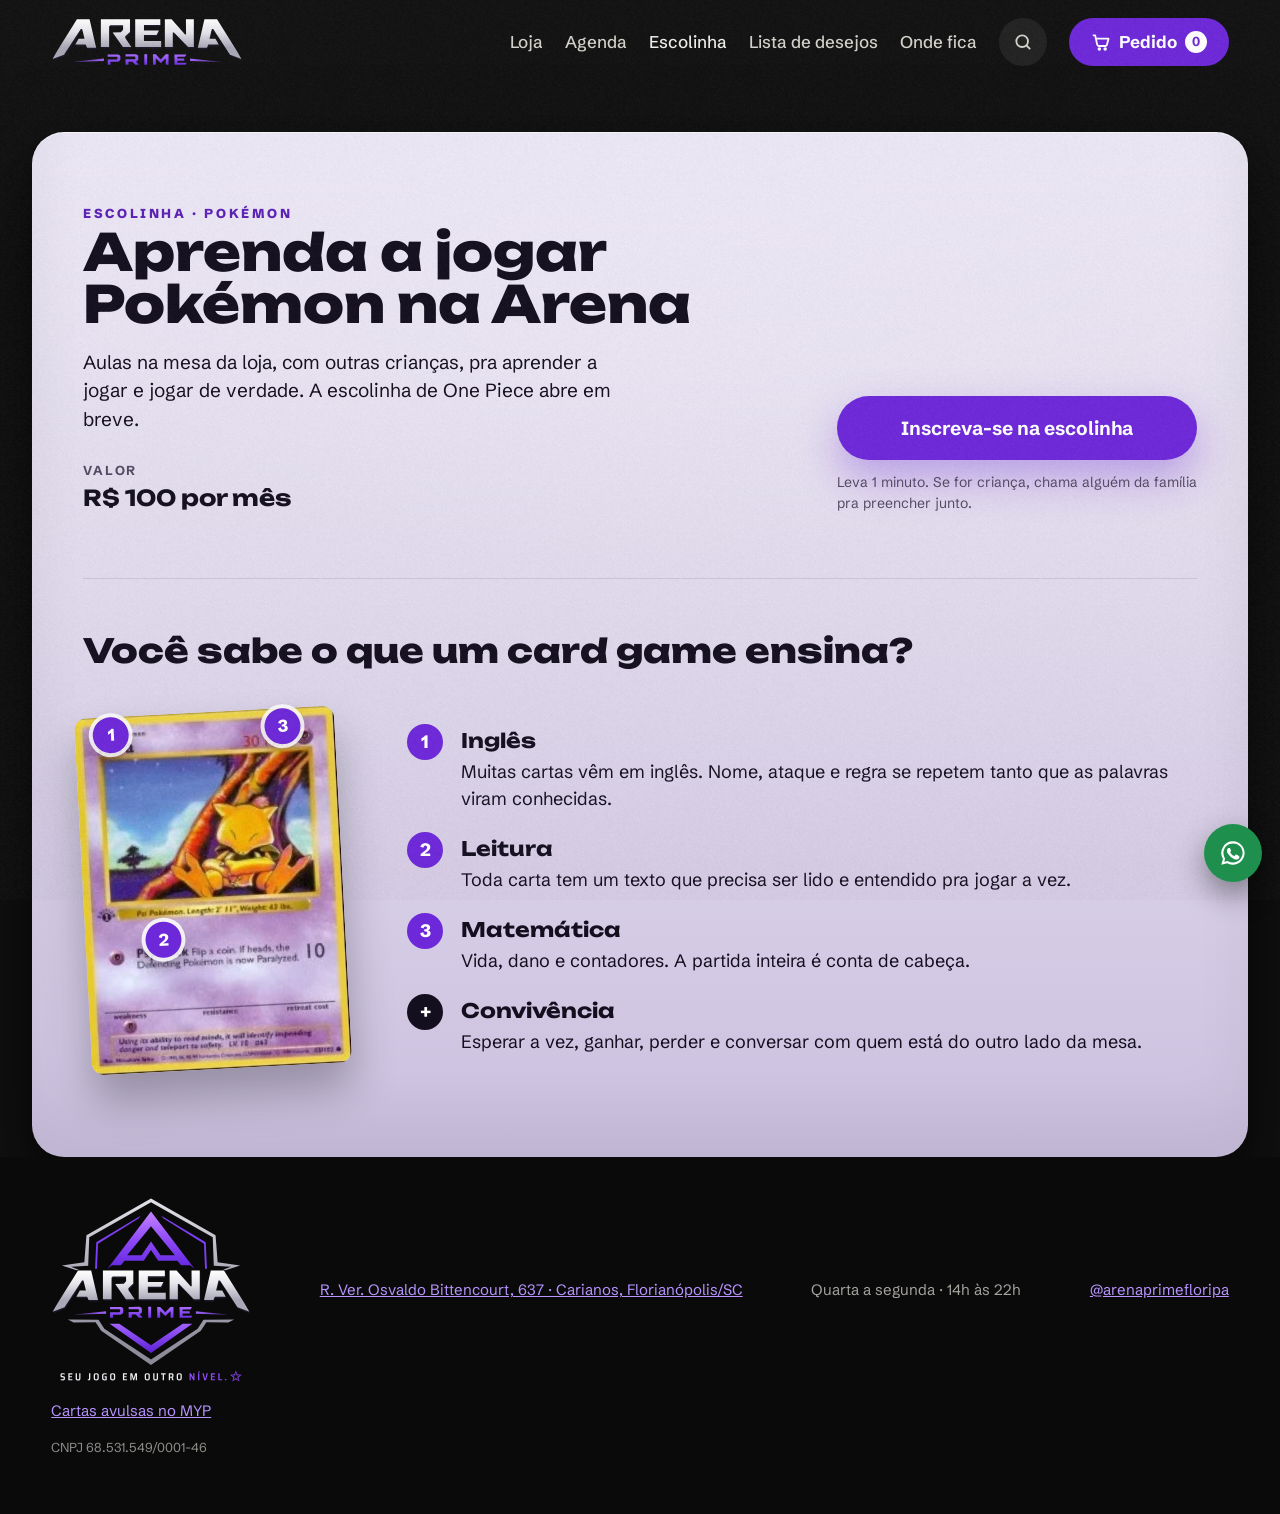
<file: escolinha.html>
<!doctype html>
<html lang="pt-BR">
<head>
<meta charset="utf-8">
<meta name="viewport" content="width=device-width, initial-scale=1">
<title>Escolinha de Pokémon · Arena Prime</title>
<meta name="description" content="Escolinha de Pokémon na Arena Prime, em Florianópolis: aulas na mesa da loja pra crianças aprenderem a jogar. R$ 100 por mês.">
<link rel="canonical" href="https://www.arenaprimefloripa.com.br/escolinha.html">
<meta property="og:url" content="https://www.arenaprimefloripa.com.br/escolinha.html">
<meta property="og:type" content="website">
<meta property="og:title" content="Escolinha de Pokémon · Arena Prime">
<meta property="og:description" content="Aulas na mesa da loja pra crianças aprenderem a jogar Pokémon.">
<meta property="og:image" content="https://www.arenaprimefloripa.com.br/assets/img/og.jpg">
<meta property="og:image:width" content="1200">
<meta property="og:image:height" content="630">
<meta name="theme-color" content="#111111">
<link rel="preconnect" href="https://fonts.googleapis.com"><link rel="preconnect" href="https://fonts.gstatic.com" crossorigin>
<link href="https://fonts.googleapis.com/css2?family=Unbounded:wght@600;700;800&family=Schibsted+Grotesk:wght@400;500;600;700;800&display=swap" rel="stylesheet">
<link rel="icon" href="assets/icon.svg" type="image/svg+xml">
<link rel="apple-touch-icon" href="assets/icon-180.png">
<link rel="stylesheet" href="assets/arena.css?v=20261109b">
</head>
<body>
<div id="hdr"></div>
<main id="conteudo" class="esc-page">
  <section class="band esc-band esc-solo" id="escolinha" aria-labelledby="esc-t">
    <div class="panel light esc">
      <div class="esc-top">
        <div class="esc-intro">
          <p class="tag" style="margin-top:0">ESCOLINHA · POKÉMON</p>
          <h2 id="esc-t">Aprenda a jogar Pokémon na Arena</h2>
          <p class="esc-sum">Aulas na mesa da loja, com outras crianças, pra aprender a jogar e jogar de verdade. A escolinha de One Piece abre em breve.</p>
          <ul class="esc-facts">
            <li><span>Valor</span><b>R$ 100 por mês</b></li>
          </ul>
        </div>
        <div class="esc-cta">
          <button type="button" class="btn btn-accent esc-btn" id="esc-open" aria-expanded="false" aria-controls="matricula">Inscreva-se na escolinha</button>
          <p class="note">Leva 1 minuto. Se for criança, chama alguém da família pra preencher junto.</p>
        </div>
      </div>

      <form class="mat" id="matricula" novalidate hidden aria-labelledby="mat-t">
        <h3 id="mat-t">Inscrição na escolinha</h3>
        <p class="note" style="margin:-6px 0 18px">A inscrição chega pra loja e fica pendente até ela confirmar com vocês pelo WhatsApp.</p>
        <div class="mat-grid">
          <label class="field">Nome de quem vai participar (obrigatório)
            <input class="input" name="aluno" autocomplete="off" required aria-describedby="m-e-aluno"></label>
          <label class="field">Idade (obrigatório)
            <input class="input" name="idade" type="number" min="3" max="99" inputmode="numeric" required aria-describedby="m-e-idade"></label>
          <p class="err" id="m-e-aluno" hidden>Escreve o nome de quem vai participar.</p>
          <p class="err" id="m-e-idade" hidden>Escreve a idade em número, tipo 9.</p>
          <label class="field">Nome do responsável (obrigatório)
            <input class="input" name="responsavel" autocomplete="name" required aria-describedby="m-e-resp"></label>
          <label class="field">WhatsApp do responsável (obrigatório)
            <input class="input" name="whatsapp" type="tel" inputmode="tel" autocomplete="tel" placeholder="(48) 99999-9999" required aria-describedby="m-e-wa"></label>
          <p class="err" id="m-e-resp" hidden>Escreve o nome de quem é responsável.</p>
          <p class="err" id="m-e-wa" hidden>Escreve o WhatsApp com DDD, tipo 48 99999-9999.</p>
          <fieldset class="full" style="border:0;padding:0;margin:0"><legend class="field" style="margin-bottom:8px">Qual escolinha</legend>
            <div class="seg"><label><input type="radio" name="jogo" value="pokemon" checked> Pokémon</label><label aria-disabled="true" style="opacity:.6"><input type="radio" name="jogo" value="onepiece" disabled> One Piece (em breve)</label></div>
          </fieldset>
          <label class="field full">Quer contar alguma coisa? <small>Opcional</small>
            <textarea class="input" name="obs" maxlength="500"></textarea></label>
          <label class="hp" aria-hidden="true">Site<input name="site" tabindex="-1" autocomplete="off"></label>
        </div>
        <p class="note">Os dados ficam só com a Arena, pra combinar a escolinha.</p>
        <button type="submit" class="btn btn-accent" style="margin-top:12px">Enviar inscrição</button>
        <p id="mat-ok" class="ok-msg" role="status" aria-live="polite"></p>
      </form>

      <div class="esc-learn">
        <h3>Você sabe o que um card game ensina?</h3>
        <div class="esc-grid">
          <figure class="esc-card" aria-label="Carta do Abra com três pontos marcados: o nome, o texto do ataque e os números de vida e dano">
            <img src="assets/img/abra.webp" alt="">
            <span class="pin" style="left:14%;top:5%">1</span>
            <span class="pin" style="left:30%;top:63%">2</span>
            <span class="pin" style="left:80%;top:5%">3</span>
          </figure>
          <ol class="esc-list">
            <li><b>Inglês</b> Muitas cartas vêm em inglês. Nome, ataque e regra se repetem tanto que as palavras viram conhecidas.</li>
            <li><b>Leitura</b> Toda carta tem um texto que precisa ser lido e entendido pra jogar a vez.</li>
            <li><b>Matemática</b> Vida, dano e contadores. A partida inteira é conta de cabeça.</li>
            <li class="no-pin"><b>Convivência</b> Esperar a vez, ganhar, perder e conversar com quem está do outro lado da mesa.</li>
          </ol>
        </div>
      </div>
    </div>
  </section>

</main>
<div id="ftr"></div>

<script src="assets/arena.js?v=20261109b"></script>
<script>
(function () {
  mountChrome('escolinha');
  $('#esc-open').addEventListener('click', () => {
    const f = $('#matricula'), abre = f.hidden; f.hidden = !abre; $('#esc-open').setAttribute('aria-expanded', abre);
    if (abre) f.aluno.focus();
  });
  ['#matricula'].forEach((sel) => $(sel).addEventListener('input', (e) => { const d = e.target.getAttribute('aria-describedby'); if (d && $('#' + d)) { $('#' + d).hidden = true; e.target.removeAttribute('aria-invalid'); } }));
  $('#matricula').addEventListener('submit', async (e) => {
    e.preventDefault(); const f = e.target;
    if (f.site.value) return;
    const v = { aluno: f.aluno.value.trim(), idade: parseInt(f.idade.value, 10), responsavel: f.responsavel.value.trim(), whatsapp: f.whatsapp.value.replace(/\D/g, ''), jogo: f.jogo.value, obs: f.obs.value.trim() };
    const ok = { aluno: !!v.aluno, idade: v.idade >= 3 && v.idade <= 99, resp: !!v.responsavel, wa: v.whatsapp.length >= 10 && v.whatsapp.length <= 13 };
    [['aluno', 'm-e-aluno', ok.aluno], ['idade', 'm-e-idade', ok.idade], ['responsavel', 'm-e-resp', ok.resp], ['whatsapp', 'm-e-wa', ok.wa]].forEach(([n, id, g]) => { $('#' + id).hidden = g; f[n].setAttribute('aria-invalid', !g); });
    const first = ['aluno', 'idade', 'responsavel', 'whatsapp'].find((n, i) => !Object.values(ok)[i]);
    if (first) { f[first].focus(); return; }
    if (!podeEnviar('matricula', 60)) { $('#mat-ok').textContent = 'Inscrição já enviada. Se precisar mudar algo, chama a loja no WhatsApp.'; return; }
    const msg = `Oi, Arena Prime! Fiz a inscrição na escolinha de Pokémon pelo site.\n\nQuem vai participar: ${v.aluno}, ${v.idade} anos\nResponsável: ${v.responsavel}\nWhatsApp: ${f.whatsapp.value.trim()}${v.obs ? '\nObservação: ' + v.obs : ''}`;
    const win = window.open('', '_blank');
    try { await DB.novaMatricula(v); } catch (err) { /* a mensagem do WhatsApp ainda leva a inscrição */ }
    if (win) win.location = waLink(msg); else location.href = waLink(msg);
    $('#mat-ok').textContent = 'Inscrição enviada! A loja confirma com vocês pelo WhatsApp.'; f.reset();
  });
})();
</script>
</body>
</html>
</file>
<file: assets/arena.css>
/* Arena Prime · base visual (direção D · Fichário · cor 3 faixa lavanda)
   Mapa: tokens · base · header · hero · faixa elevada · prateleira · agenda · escolinha · formulários · loja · produto · carrinho · rodapé · utilidades */

:root{
  --bg:#111111; --bg-2:#0A0A0A; --surface:#222222; --row-conf:#1E1E1F; --badge-off:#262626;
  --ink:#F2F0EC; --soft:#D6D3CD; --muted:#A5A39E; --dim:#6B6964;
  --accent:#6D28D9; --on-accent:#FFFFFF; --accent-text:#B794FF; --accent-light:#5B21B6;
  --light:#E2DBEE; --light-top:#EEE9F6; --light-bottom:#CBC0DF; --light-ink:#140F1F; --light-muted:#524A62; --field:#F3EFF9; --border:#C7BBDD;
  --radius:22px; --wrap:1320px; --gut:clamp(16px,4vw,56px);
  --f-disp:'Unbounded',system-ui,sans-serif; --f-body:'Schibsted Grotesk',system-ui,sans-serif;
}

/* base */
*,*::before,*::after{box-sizing:border-box}
[hidden]{display:none!important}
html{-webkit-text-size-adjust:100%}
body{margin:0;background:var(--bg);color:var(--ink);font-family:var(--f-body);font-size:17px;line-height:1.5;position:relative;min-height:100vh;min-height:100svh}
body::before{content:"";position:fixed;inset:0;background:url(img/grain.webp) repeat;background-size:180px;opacity:.03;pointer-events:none;z-index:50;mix-blend-mode:normal}
img{max-width:100%;display:block}
a{color:var(--accent-text)}
a:hover{color:#D3BCFF}
button{font:inherit;cursor:pointer}
:focus-visible{outline:3px solid #B794FF;outline-offset:3px;border-radius:6px}
.light :focus-visible{outline-color:var(--accent)}
.u{font-family:var(--f-disp)}
.wrap{max-width:var(--wrap);margin:0 auto;padding:0 var(--gut)}
.sr{position:absolute!important;width:1px;height:1px;overflow:hidden;clip:rect(0 0 0 0);white-space:nowrap}
.eyebrow{margin:0 0 14px;font-size:14px;letter-spacing:.22em;color:var(--muted);font-weight:600;text-transform:uppercase}
.skip{position:absolute;left:12px;top:-60px;background:var(--ink);color:var(--bg);padding:10px 16px;border-radius:10px;z-index:100;font-weight:700}
.skip:focus{top:12px}

/* header */
.top{position:relative;z-index:5}
.top .wrap{display:flex;flex-wrap:wrap;align-items:center;gap:12px 28px;min-height:84px}
.logo{text-decoration:none;color:var(--ink);font-family:var(--f-disp);font-weight:800;font-size:20px;line-height:1}
.logo span{color:var(--accent-text)}
.logo small{display:block;font-family:var(--f-body);font-size:13px;letter-spacing:.32em;color:var(--muted);font-weight:500;margin-top:6px}
.nav{display:flex;flex-wrap:wrap;align-items:center;gap:0 22px;margin-left:auto}
.nav a{color:var(--soft);text-decoration:none;padding:12px 0;font-weight:500}
.nav a:hover,.nav a[aria-current="page"]{color:var(--ink)}
.icon-btn{width:48px;height:48px;border-radius:50%;border:0;background:var(--surface);color:var(--ink);display:inline-flex;align-items:center;justify-content:center;text-decoration:none}
.btn{display:inline-flex;align-items:center;justify-content:center;gap:8px;min-height:48px;padding:0 22px;border-radius:26px;border:0;font-weight:700;text-decoration:none;line-height:1.2}
.btn-accent{background:var(--accent);color:var(--on-accent)}
.btn-accent:hover{background:#5B21B6;color:#fff}
.btn-ink{background:var(--ink);color:var(--bg)}
.btn-ink:hover{background:#fff;color:var(--bg)}
.btn-dark{background:var(--light-ink);color:#fff}
.cart-count{min-width:22px;height:22px;border-radius:11px;background:#fff;color:var(--accent);font-size:13px;display:inline-flex;align-items:center;justify-content:center;padding:0 6px}
@media (max-width:720px){.nav .hide-sm{display:none}}

/* hero */
.hero{padding:24px 0 88px}
.hero .wrap{display:flex;flex-wrap:wrap;gap:40px;align-items:center}
.games{list-style:none;margin:0;padding:0;flex:999 1 520px;min-width:0}
.game-btn{width:100%;display:flex;align-items:center;gap:18px;background:none;border:0;color:var(--dim);text-align:left;padding:4px 0;min-height:44px}
.game-btn .dot{width:14px;height:14px;border-radius:50%;flex:none}
.game-btn .name{font-family:var(--f-disp);font-weight:800;font-size:clamp(34px,5.8vw,82px);line-height:1.06}
.game-btn[aria-pressed="true"]{color:var(--ink)}
.game-btn[aria-pressed="true"] .dot{background:var(--accent-text)}
.game-btn:hover{color:var(--soft)}
.fan-col{flex:1 1 380px;display:flex;flex-direction:column;align-items:center;gap:26px}
.fan{position:relative;width:400px;max-width:100%;height:360px}
.fan > *{position:absolute;transition:transform .5s cubic-bezier(.2,.7,.2,1),opacity .4s}
.fan .p-img{object-fit:contain;filter:drop-shadow(0 24px 34px rgba(0,0,0,.55))}
.fan-empty{inset:0;display:flex;align-items:center;justify-content:center;color:var(--muted);text-align:center}

/* placeholder de produto sem foto */
.ph{display:flex;flex-direction:column;justify-content:flex-end;gap:2px;padding:12px;color:#F2F0EC;background:linear-gradient(160deg,#3A3A3E,#1C1C1F);box-shadow:0 18px 30px rgba(0,0,0,.3),inset 0 1px 0 rgba(255,255,255,.14);border-radius:8px}
.ph b{font-size:13px;letter-spacing:.16em;opacity:.85}
.ph i{font-style:normal;font-size:13px;opacity:.6}
.ph-box{aspect-ratio:1.35/1;width:82%}
.ph-pack{aspect-ratio:.56/1;width:44%;border-radius:5px}
.ph-etb{aspect-ratio:.92/1;width:66%}
.ph-card{aspect-ratio:63/88;width:66%}

/* faixa elevada */
.band{position:relative;z-index:2;padding:0 clamp(12px,2.5vw,32px);margin-top:-16px}
.panel{max-width:1400px;margin:0 auto;position:relative;color:var(--light-ink);border-radius:32px;padding:72px clamp(20px,4vw,64px) 88px;
  background:radial-gradient(90% 60% at 50% 0%,var(--light-top),rgba(255,255,255,0) 70%),linear-gradient(180deg,var(--light-top) 0%,var(--light) 45%,var(--light-bottom) 100%);
  box-shadow:0 40px 90px rgba(0,0,0,.55),0 10px 24px rgba(0,0,0,.35),inset 0 1px 0 rgba(255,255,255,.7),inset 0 -40px 60px rgba(0,0,0,.06)}
.panel a{color:var(--accent-light)}
.panel-head{display:flex;flex-wrap:wrap;align-items:baseline;justify-content:space-between;gap:12px;margin-bottom:40px}
.panel-head h2{margin:0;font-family:var(--f-disp);font-size:clamp(30px,3.6vw,48px);font-weight:800}

/* prateleira (carrossel) */
.shelf + .shelf{margin-top:56px}
.shelf-head{display:flex;flex-wrap:wrap;align-items:center;justify-content:space-between;gap:12px 24px;margin-bottom:18px}
.shelf-head h3{margin:0;font-size:14px;letter-spacing:.2em;font-weight:800;color:var(--accent-light);text-transform:uppercase}
.shelf-ctrl{display:flex;align-items:center;gap:10px}
.shelf-ctrl a{font-weight:700;color:var(--light-ink);margin-right:10px}
.arrow{width:48px;height:48px;border-radius:50%;display:inline-flex;align-items:center;justify-content:center;border:2px solid var(--light-ink);background:var(--light-ink);color:var(--light)}
.arrow[aria-disabled="true"]{background:transparent;border-color:var(--border);color:#8C80A6;cursor:default}
.track{display:flex;gap:28px;overflow-x:auto;scroll-snap-type:x mandatory;scroll-behavior:smooth;padding:4px 4px 14px;margin:0 -4px;scrollbar-width:none}
.track::-webkit-scrollbar{display:none}
.track > *{scroll-snap-align:start}

/* item de produto (prateleira e loja) */
.item{flex:0 0 260px;display:flex;flex-direction:column;color:var(--light-ink)}
.item.is-card{flex-basis:200px}
.stage{position:relative;aspect-ratio:1/.9;display:flex;align-items:center;justify-content:center;text-decoration:none;
  background:radial-gradient(58% 55% at 50% 46%,rgba(255,255,255,.85),rgba(255,255,255,0) 72%)}
.is-card .stage{aspect-ratio:1/1.18}
.stage::after{content:"";position:absolute;left:22%;right:22%;bottom:6%;height:14px;border-radius:50%;background:rgba(0,0,0,.28);filter:blur(10px)}
.stage img{position:relative;z-index:1;max-width:82%;max-height:84%;object-fit:contain;filter:drop-shadow(0 16px 24px rgba(0,0,0,.25));transition:transform .35s cubic-bezier(.2,.7,.2,1)}
.is-card .stage img{width:66%;border-radius:8px}
.stage .ph{position:relative;z-index:1}
.item:hover .stage img{transform:translateY(-4px) rotate(-1deg)}
.tag{margin:14px 0 2px;font-size:13px;letter-spacing:.14em;font-weight:700;color:var(--light-muted);text-transform:uppercase}
.item h4{margin:0;font-size:18px;font-weight:700;line-height:1.25}
.item h4 a{color:inherit;text-decoration:none}
.item h4 a:hover{text-decoration:underline}
.item-foot{display:flex;flex-wrap:wrap;align-items:center;justify-content:space-between;gap:8px 10px;margin-top:auto;padding-top:10px}
.price{font-family:var(--f-disp);font-size:17px;font-weight:700;white-space:nowrap}
.add{white-space:nowrap;min-height:44px;min-width:44px;padding:0 14px;border-radius:22px;border:0;background:var(--accent);color:#fff;font-weight:600}
.add:hover{background:#5B21B6}
.add[disabled]{background:#9C93AE;cursor:not-allowed}
.stock-low{font-size:13px;color:var(--light-muted);margin:4px 0 0}

/* agenda */
.agenda{padding:88px 0}
.agenda .wrap{display:flex;flex-wrap:wrap;gap:40px 80px}
.agenda h2,.sec-title{margin:0;font-family:var(--f-disp);font-size:clamp(30px,3.4vw,44px);line-height:1.05;font-weight:800}
.ev-list{flex:999 1 560px;list-style:none;margin:0;padding:0;display:flex;flex-direction:column;gap:6px}
.ev{display:flex;flex-wrap:wrap;align-items:center;gap:8px 28px;padding:18px 24px;border-radius:18px}
.ev.ok{background:var(--row-conf)}
.ev .day{font-family:var(--f-disp);font-size:40px;font-weight:800;width:110px;flex:none;color:var(--dim)}
.ev.ok .day{color:var(--accent-text)}
.ev .what{flex:1 1 200px}
.ev .what p{margin:0}
.ev .what .t{font-size:22px;font-weight:700}
.ev .what .w{color:var(--muted)}
.badge{font-size:14px;font-weight:700;padding:8px 14px;border-radius:20px;background:var(--badge-off);color:var(--muted)}
.ev.ok .badge{background:var(--accent);color:#fff}

/* escolinha + desejos */
.duo{padding:24px 0 96px}
.duo .wrap{display:flex;flex-wrap:wrap;gap:56px 80px}
.duo .txt{flex:1 1 420px}
.big-line{margin:0;font-family:var(--f-disp);font-size:clamp(26px,3vw,40px);line-height:1.15;font-weight:700}
.wish{flex:1 1 420px;position:relative;z-index:2;background:linear-gradient(180deg,var(--light-top),var(--light));color:var(--light-ink);border-radius:24px;padding:clamp(24px,3vw,40px);display:flex;flex-direction:column;gap:16px;box-shadow:0 30px 60px rgba(0,0,0,.45),inset 0 1px 0 rgba(255,255,255,.7)}
.wish h2{margin:0;font-family:var(--f-disp);font-size:26px;font-weight:800}

/* formulários */
.field{display:flex;flex-direction:column;gap:8px;font-weight:600}
.field small{font-weight:400;color:var(--light-muted)}
.input{min-height:52px;border-radius:14px;border:2px solid var(--border);background:var(--field);color:var(--light-ink);padding:0 16px;font:inherit;font-weight:400;width:100%}
textarea.input{padding:12px 16px;min-height:96px;resize:vertical}
.input:focus{border-color:var(--accent);outline:none;box-shadow:0 0 0 3px rgba(109,40,217,.25)}
.err{color:#8A1538;font-weight:600;font-size:15px;margin:0}
.ok-msg{color:#1D5C3A;font-weight:600;margin:0}

/* loja */
.page-head{padding:16px 0 40px}
.crumbs{display:flex;flex-wrap:wrap;gap:6px;list-style:none;margin:0 0 14px;padding:0;color:var(--muted);font-size:15px}
.crumbs li+li::before{content:"›";margin-right:6px}
.crumbs a{color:var(--soft)}
.filters{display:flex;flex-wrap:wrap;gap:10px;margin-top:22px}
.chip{min-height:46px;padding:0 18px;border-radius:24px;border:2px solid #3A3A3A;background:transparent;color:var(--ink);font-weight:700}
.chip[aria-pressed="true"]{background:var(--ink);border-color:var(--ink);color:var(--bg)}
.chip-light{border-color:var(--border);color:var(--light-ink)}
.chip-light[aria-pressed="true"]{background:var(--light-ink);border-color:var(--light-ink);color:#fff}
.toolbar{display:flex;flex-wrap:wrap;gap:12px 20px;align-items:flex-end;justify-content:space-between;margin-bottom:36px}
.toolbar .field{flex:1 1 260px;max-width:420px}
.grid{display:grid;grid-template-columns:repeat(auto-fill,minmax(220px,1fr));gap:44px 28px}
.grid .item{flex:none}
.empty{padding:60px 0;text-align:center;color:var(--light-muted)}

/* produto */
.prod{display:flex;flex-wrap:wrap;gap:40px 72px;align-items:center}
.prod .stage{flex:1 1 420px;aspect-ratio:1/1}
.prod .stage img{max-width:70%}
.prod-info{flex:1 1 360px}
.prod-info h1{margin:0;font-family:var(--f-disp);font-size:clamp(30px,4vw,52px);line-height:1.05;font-weight:800}
.specs{display:flex;flex-wrap:wrap;gap:8px;margin:18px 0 0;padding:0;list-style:none}
.specs li{padding:8px 14px;border-radius:20px;background:rgba(20,15,31,.07);font-weight:600;font-size:15px}
.big-price{font-family:var(--f-disp);font-size:clamp(30px,3.4vw,40px);font-weight:800;margin:26px 0 6px}
.qty{display:inline-flex;align-items:center;border:2px solid var(--border);border-radius:26px;overflow:hidden}
.qty button{width:48px;height:48px;border:0;background:transparent;font-size:22px;color:var(--light-ink)}
.qty output{min-width:40px;text-align:center;font-weight:700}
.buy-row{display:flex;flex-wrap:wrap;gap:12px;align-items:center;margin-top:20px}

/* carrinho */
.drawer-bg{position:fixed;inset:0;background:rgba(0,0,0,.6);z-index:60}
.drawer{position:fixed;top:0;right:0;bottom:0;width:min(440px,100%);background:var(--light);color:var(--light-ink);z-index:61;display:flex;flex-direction:column;box-shadow:-30px 0 60px rgba(0,0,0,.5)}
.drawer header{display:flex;align-items:center;justify-content:space-between;padding:22px 24px;border-bottom:1px solid var(--border)}
.drawer h2{margin:0;font-family:var(--f-disp);font-size:24px}
.drawer .body{flex:1;overflow:auto;padding:12px 24px}
.line{display:flex;gap:14px;align-items:center;padding:14px 0}
.line + .line{border-top:1px solid rgba(20,15,31,.1)}
.line .thumb{width:56px;height:64px;flex:none;display:flex;align-items:center;justify-content:center}
.line .thumb img{max-height:64px;object-fit:contain}
.line .thumb .ph{width:48px;height:56px;padding:4px}
.line .nm{flex:1;min-width:0}
.line .nm p{margin:0}
.line .nm .s{color:var(--light-muted);font-size:14px}
.mini-qty{display:flex;align-items:center;gap:4px}
.mini-qty button{width:44px;height:44px;border-radius:50%;border:2px solid var(--border);background:transparent;color:var(--light-ink);font-size:18px}
.drawer footer{padding:20px 24px 28px;border-top:1px solid var(--border);display:flex;flex-direction:column;gap:12px}
.total{display:flex;justify-content:space-between;font-weight:700;font-size:19px}
.note{font-size:14px;color:var(--light-muted);margin:0}

/* rodapé */
.foot{padding:40px 0 56px;background:var(--bg-2);color:var(--muted);font-size:15px;position:relative;z-index:2}
.foot .wrap{display:flex;flex-wrap:wrap;gap:16px 48px;justify-content:space-between;align-items:center}
.wa-float{position:fixed;right:18px;bottom:18px;width:58px;height:58px;border-radius:50%;background:#1F8F4E;color:#fff;display:flex;align-items:center;justify-content:center;z-index:55;box-shadow:0 12px 30px rgba(0,0,0,.4)}
.wa-float:hover{color:#fff;background:#187A41}

.toast{position:fixed;left:50%;bottom:24px;transform:translateX(-50%);background:var(--ink);color:var(--bg);padding:14px 20px;border-radius:14px;font-weight:700;z-index:70;box-shadow:0 12px 30px rgba(0,0,0,.4)}

@media (max-width:600px){
  .hero{padding-bottom:64px}
  .fan{zoom:.8}
  .top .wrap{min-height:72px}
  .panel{padding-top:48px;border-radius:24px}
  .item{flex-basis:220px}.item.is-card{flex-basis:170px}
  .ev{padding:16px}.ev .day{font-size:30px;width:80px}
}
@media (prefers-reduced-motion:reduce){*{transition:none!important;scroll-behavior:auto!important;animation:none!important}}

/* ajustes de botão dentro da faixa clara */
.panel .btn-dark,.btn-dark{color:#fff}
.panel .btn-accent{color:#fff}
.prod .stage{aspect-ratio:1/.9}
.prod .stage img{width:min(62%,340px);max-width:none}
.grid .item .stage,.grid .item.is-card .stage{aspect-ratio:1/1.1}

/* painel admin */
.adm{background:#ECE8F3;color:var(--light-ink);min-height:100vh}
body.adm::before{display:none}
.adm a{color:var(--accent-light)}
.adm-top{background:var(--bg);color:var(--ink)}
.adm-top .wrap{display:flex;flex-wrap:wrap;align-items:center;gap:10px 24px;min-height:72px}
.tabs{display:flex;flex-wrap:wrap;gap:4px}
.tab{min-height:44px;padding:0 16px;border-radius:22px;border:0;background:transparent;color:var(--soft);font-weight:600}
.tab[aria-selected="true"]{background:var(--ink);color:var(--bg)}
.adm main{padding:32px 0 80px}
.adm h1{font-family:var(--f-disp);font-size:clamp(26px,3vw,36px);margin:0}
.adm-bar{display:flex;flex-wrap:wrap;gap:12px 16px;align-items:flex-end;justify-content:space-between;margin:20px 0 24px}
.rows{display:flex;flex-direction:column;gap:8px}
.row{display:flex;flex-wrap:wrap;align-items:center;gap:12px 18px;background:#fff;border-radius:16px;padding:12px 16px}
.row .th{width:52px;height:60px;display:flex;align-items:center;justify-content:center;flex:none}
.row .th img{max-height:60px;object-fit:contain}
.row .th .ph{width:46px;height:56px;padding:4px}
.row .th .ph b,.row .th .ph i{display:none}
.row .nm{flex:1 1 220px;min-width:0}
.row .nm p{margin:0}
.row .nm .s{color:var(--light-muted);font-size:14px}
.pill{font-size:13px;font-weight:700;padding:5px 10px;border-radius:14px;background:#EFEAF7;color:var(--light-muted)}
.pill.on{background:var(--accent);color:#fff}
.stepper{display:inline-flex;align-items:center;gap:4px}
.stepper button{width:44px;height:44px;border-radius:50%;border:2px solid var(--border);background:#fff;color:var(--light-ink);font-size:18px}
.stepper b{min-width:34px;text-align:center}
.btn-ghost{background:transparent;border:2px solid var(--border);color:var(--light-ink)}
.btn-danger{background:#8A1538;color:#fff}
.form-card{background:#fff;border-radius:22px;padding:clamp(18px,3vw,32px);display:grid;grid-template-columns:repeat(2,minmax(0,1fr));gap:16px 20px}
.form-card .full{grid-column:1/-1}
@media (max-width:640px){.form-card{grid-template-columns:1fr}}
.check{display:flex;align-items:center;gap:12px;font-weight:600;min-height:44px}
.check input{width:24px;height:24px;accent-color:var(--accent)}
.seg{display:inline-flex;gap:6px;flex-wrap:wrap}
.seg label{display:inline-flex;align-items:center;gap:8px;min-height:46px;padding:0 16px;border-radius:24px;border:2px solid var(--border);font-weight:700;cursor:pointer;background:#fff}
.seg input{accent-color:var(--accent);width:18px;height:18px}
.seg label:has(input:checked){border-color:var(--accent);background:#F1EBFC}
.preview{width:140px;height:160px;display:flex;align-items:center;justify-content:center;border-radius:14px;background:#F3EFF9}
.preview img{max-width:120px;max-height:150px;object-fit:contain}
.demo-note{background:#FFF4D6;color:#5C4400;padding:12px 16px;border-radius:14px;font-weight:600;margin:0 0 20px}
.login{max-width:440px;margin:10vh auto;padding:0 16px}
@media (max-width:600px){
  .grid{grid-template-columns:repeat(2,minmax(0,1fr));gap:32px 14px}
  .grid .item h4{font-size:16px}.grid .tag{font-size:13px}
  .grid .item-foot{flex-direction:column;align-items:flex-start}
  .grid .add{width:100%}
}

/* primeira tela · destaque por jogo (Topo 4) */
.hero{position:relative;overflow:hidden;padding:32px 0 96px}
.hero-glow{position:absolute;right:-220px;top:-140px;width:1100px;height:1100px;border-radius:50%;background:radial-gradient(closest-side,rgba(109,40,217,.35),rgba(17,17,17,0));pointer-events:none}
.hero .wrap{position:relative;display:grid;grid-template-columns:minmax(0,5fr) minmax(0,7fr);gap:48px;align-items:center}
.hero .game-btn .name{font-size:clamp(34px,4.6vw,64px)}
.next-ev{margin-top:40px;display:inline-flex;align-items:center;gap:14px;padding:16px 22px;border-radius:18px;background:var(--row-conf);color:var(--ink);text-decoration:none;max-width:440px}
.next-ev:hover{color:var(--ink);background:#262628}
.next-ev .d{font-family:var(--f-disp);font-size:30px;font-weight:800;color:var(--accent-text)}
.next-ev b{display:block}
.next-ev b + span{color:var(--muted)}
.feat{position:relative;border-radius:32px;padding:40px clamp(22px,3.4vw,44px) 32px;color:var(--light-ink);
  background:radial-gradient(90% 60% at 50% 0%,var(--light-top),rgba(255,255,255,0) 70%),linear-gradient(180deg,var(--light-top) 0%,var(--light) 45%,var(--light-bottom) 100%);
  box-shadow:0 40px 90px rgba(0,0,0,.55),inset 0 1px 0 rgba(255,255,255,.7);min-height:420px}
.feat .tag{color:var(--accent-light);letter-spacing:.2em;font-weight:800}
.feat-main{display:flex;flex-wrap:wrap;align-items:center;gap:20px 36px;margin-top:14px}
.feat-stage{flex:0 0 min(300px,100%);aspect-ratio:1/1.05}
.feat-stage img{max-width:72%;max-height:88%}
.feat-stage .ph-box{width:88%}.feat-stage .ph-card{width:70%}
.feat-info{flex:1 1 220px}
.feat-info h2{margin:0;font-family:var(--f-disp);font-size:clamp(28px,2.8vw,38px);line-height:1.05;font-weight:800}
.feat-info h2 a{color:inherit;text-decoration:none}
.feat-info h2 a:hover{text-decoration:underline}
.feat-meta{margin:10px 0 0;color:var(--light-muted)}
.feat .big-price{margin:20px 0 16px}
.feat-more{display:flex;flex-wrap:wrap;align-items:center;gap:12px 18px;margin-top:24px;padding-top:20px;box-shadow:inset 0 1px 0 rgba(20,15,31,.1)}
.feat-more > span{font-weight:700}
.feat-more ul{display:flex;gap:10px;list-style:none;margin:0;padding:0}
.feat-more li a{width:56px;height:68px;display:flex;align-items:center;justify-content:center;border-radius:8px}
.feat-more li img{max-width:52px;max-height:66px;object-fit:contain;border-radius:4px}
.feat-more li .ph{width:52px;height:62px;padding:4px}.feat-more li .ph b,.feat-more li .ph i{display:none}
.feat-all{margin-left:auto;font-weight:700}
.feat-empty{font-size:20px;margin:24px 0}
@keyframes featIn{from{opacity:0;transform:translateX(40px)}to{opacity:1;transform:none}}
.feat.in{animation:featIn .5s cubic-bezier(.2,.7,.2,1) both}
.hero + .band{margin-top:0}
@media (max-width:900px){.hero .wrap{grid-template-columns:1fr;gap:32px}.feat-all{margin-left:0}}
.feat a{color:var(--accent-light)}
.feat .big-price.consulta{font-size:22px;font-family:var(--f-body);font-weight:700;color:var(--light-muted)}
@media (max-width:600px){.feat{padding:28px 20px 24px;border-radius:24px}.feat-stage{flex-basis:100%;max-width:280px;margin:0 auto}}

/* escolinha */
.esc-band{margin:24px 0 0}
.esc-top{display:flex;flex-wrap:wrap;gap:32px 64px;align-items:flex-end;justify-content:space-between}
.esc-intro{flex:1 1 480px;max-width:720px}
.esc .tag{color:var(--accent-light);letter-spacing:.2em;font-weight:800}
.esc h2{margin:0;font-family:var(--f-disp);font-size:clamp(32px,4vw,56px);line-height:1.02;font-weight:800}
.esc-sum{margin:18px 0 0;font-size:19px;max-width:560px}
.esc-facts{display:flex;flex-wrap:wrap;gap:12px 36px;list-style:none;margin:28px 0 0;padding:0}
.esc-facts li{display:flex;flex-direction:column}
.esc-facts span{font-size:13px;letter-spacing:.14em;text-transform:uppercase;font-weight:700;color:var(--light-muted)}
.esc-facts b{font-family:var(--f-disp);font-size:22px}
.esc-cta{flex:0 1 360px;display:flex;flex-direction:column;gap:12px}
.esc-btn{min-height:64px;font-size:19px;border-radius:32px;box-shadow:0 18px 40px rgba(109,40,217,.35)}
.esc-learn{margin-top:64px;padding-top:48px;box-shadow:inset 0 1px 0 rgba(20,15,31,.1)}
.esc-learn h3{margin:0 0 36px;font-family:var(--f-disp);font-size:clamp(24px,2.6vw,34px);font-weight:800}
.esc-grid{display:flex;flex-wrap:wrap;gap:40px 64px;align-items:center}
.esc-card{position:relative;margin:0;flex:0 0 260px;transform:rotate(-3deg)}
.esc-card img{width:100%;border-radius:12px;box-shadow:0 26px 44px rgba(0,0,0,.28)}
.pin{position:absolute;width:36px;height:36px;margin:-18px 0 0 -18px;border-radius:50%;background:var(--accent);color:#fff;font-weight:800;display:flex;align-items:center;justify-content:center;box-shadow:0 0 0 4px rgba(255,255,255,.85),0 8px 16px rgba(0,0,0,.3)}
.esc-list{flex:1 1 380px;list-style:none;counter-reset:e;margin:0;padding:0;display:flex;flex-direction:column;gap:22px}
.esc-list li{counter-increment:e;position:relative;padding-left:54px;font-size:18px}
.esc-list li::before{content:counter(e);position:absolute;left:0;top:-2px;width:36px;height:36px;border-radius:50%;background:var(--accent);color:#fff;font-weight:800;display:flex;align-items:center;justify-content:center}
.esc-list li.no-pin::before{content:"+";background:var(--light-ink)}
.esc-list b{display:block;font-family:var(--f-disp);font-size:20px;margin-bottom:2px}
.wish-sec{padding:96px 0}
.wish-sec .wrap{display:flex;flex-wrap:wrap;gap:40px 80px;align-items:flex-start}
.wish-txt{flex:1 1 340px}
.wish-txt p{margin:16px 0 0;color:var(--soft);font-size:18px;max-width:420px}
@media (max-width:600px){.esc-card{flex-basis:220px;margin:0 auto}.esc-btn{width:100%}}

/* revisão: menu no celular, preço alinhado nos itens */
.nav-links{display:flex;flex-wrap:wrap;gap:0 22px}
@media (max-width:720px){
  .top .wrap{padding-top:10px}
  .nav{width:100%;margin-left:0;justify-content:space-between;gap:8px}
  .nav-links{order:2;width:100%;flex-wrap:nowrap;overflow-x:auto;gap:0 20px;scrollbar-width:none;margin:0 -2px}
  .nav-links::-webkit-scrollbar{display:none}
  .nav-links a{white-space:nowrap}
  .nav .icon-btn{margin-left:auto}
}
.item.is-card .item-foot{flex-direction:column;align-items:stretch}
.item.is-card .add{width:100%}
.qty-badge{position:absolute;right:8%;bottom:10%;z-index:2;padding:5px 10px;border-radius:12px;background:var(--light-ink);color:#fff;font-size:13px;font-weight:700;line-height:1.2}
.stock-low{font-weight:600}
.grid .item .item-foot{flex-direction:column;align-items:stretch}
.grid .item .add{width:100%}
.avisos{background:#FFF4D6;color:#5C4400;border-radius:14px;padding:14px 16px;margin:8px 0 6px;font-size:15px}
.avisos ul{margin:6px 0 0;padding-left:18px}

/* matrícula da escolinha */
.mat{margin-top:40px;background:rgba(255,255,255,.6);border-radius:24px;padding:clamp(20px,3vw,36px)}
.mat h3{margin:0 0 10px;font-family:var(--f-disp);font-size:26px}
.mat-grid{display:grid;grid-template-columns:repeat(2,minmax(0,1fr));gap:14px 20px}
.mat-grid .full{grid-column:1/-1}
.mat-grid .err{margin-top:-6px}
@media (max-width:640px){.mat-grid{grid-template-columns:1fr}}
.hp{position:absolute!important;left:-9999px;width:1px;height:1px;overflow:hidden}
.adm .tabs .tab{padding:0 13px}

/* prateleiras por jogo */
.por-jogo{margin-top:24px}
.por-jogo .panel{padding-top:56px}
.pj-title{margin:0;font-family:var(--f-disp);font-size:clamp(28px,3vw,40px);font-weight:800;color:var(--light-ink)}
.item .item-foot{flex-direction:column;align-items:stretch}
.item .add{width:100%}

/* por jogo em três níveis */
.pj-game + .pj-game{margin-top:88px;padding-top:72px;box-shadow:inset 0 1px 0 rgba(20,15,31,.1)}
.pj-head{display:flex;flex-wrap:wrap;align-items:baseline;justify-content:space-between;gap:10px 24px;margin-bottom:28px}
.pj-head a{font-weight:700}
.pj-title{font-size:clamp(32px,3.6vw,52px)!important}
.pj-top{display:grid;grid-template-columns:minmax(0,6fr) minmax(0,5fr);gap:28px 40px;align-items:stretch}
.pj-top.solo{grid-template-columns:minmax(0,1fr)}
.pj-hero{display:flex;flex-wrap:wrap;align-items:center;gap:16px 32px;background:rgba(255,255,255,.55);border-radius:28px;padding:28px;box-shadow:0 24px 50px rgba(40,10,80,.12),inset 0 1px 0 rgba(255,255,255,.9)}
.pj-hero .stage{flex:1 1 260px;aspect-ratio:1/1;max-width:380px}
.pj-hero .stage .ph-box{width:92%}.pj-hero .stage img{max-width:80%;max-height:90%}
.pj-hero-info{flex:1 1 220px}
.pj-hero h3{margin:0;font-family:var(--f-disp);font-size:clamp(26px,2.6vw,38px);line-height:1.05;font-weight:800}
.pj-hero h3 a{color:inherit;text-decoration:none}
.pj-hero .tag{margin-top:0;color:var(--accent-light);letter-spacing:.2em;font-weight:800}
.pj-hero .big-price{margin:18px 0 14px}
.pj-mid{display:grid;grid-template-columns:repeat(2,minmax(0,1fr));gap:20px 24px;align-content:center}
.pj-mid-item .stage{aspect-ratio:1/.78}
.pj-mid-item .stage .ph-box{width:74%}.pj-mid-item .stage .ph-pack{width:34%}.pj-mid-item .stage .ph-etb{width:52%}
.pj-mid-item .tag{margin-top:8px}
.pj-mid-item h4{margin:0;font-size:16px;font-weight:700;line-height:1.25}
.pj-mid-item h4 a{color:inherit;text-decoration:none}
.pj-mid-foot{display:flex;align-items:center;justify-content:space-between;gap:8px;margin-top:8px}
.pj-mid-foot .price{font-size:15px}
.pj-mid-foot .add{min-height:40px;padding:0 12px;font-size:15px}
.pj-singles{margin-top:40px}
.pj-singles-head{display:flex;align-items:baseline;justify-content:space-between;gap:16px;margin-bottom:14px}
.pj-singles-head h3{margin:0;font-size:14px;letter-spacing:.2em;text-transform:uppercase;color:var(--accent-light)}
.pj-singles-head a{font-weight:700}
.pj-mini-row{display:flex;gap:12px;overflow-x:auto;padding-bottom:8px;scrollbar-width:thin}
.pj-mini{flex:0 0 280px;display:flex;align-items:center;gap:12px;padding:10px 12px;border-radius:16px;background:rgba(255,255,255,.45)}
.pj-mini-img{width:54px;height:74px;flex:none;display:flex;align-items:center;justify-content:center}
.pj-mini-img img{max-height:74px;border-radius:5px;object-fit:contain}
.pj-mini-img .ph{width:52px;height:72px;padding:4px}.pj-mini-img .ph b,.pj-mini-img .ph i{display:none}
.pj-mini > div{flex:1;min-width:0}
.pj-mini h4{margin:0;font-size:16px;font-weight:700;white-space:nowrap;overflow:hidden;text-overflow:ellipsis}
.pj-mini h4 a{color:inherit;text-decoration:none}
.pj-mini-s{margin:0;font-size:13px;color:var(--light-muted);white-space:nowrap;overflow:hidden;text-overflow:ellipsis}
.pj-mini-p{margin:2px 0 0;font-weight:700;font-size:15px}
.pj-mini-add{width:44px;height:44px;flex:none;border-radius:50%;border:0;background:var(--accent);color:#fff;font-size:22px;font-weight:700}
@media (max-width:900px){.pj-top{grid-template-columns:1fr}}
@media (max-width:600px){.pj-hero{padding:18px}.pj-mid{gap:16px 12px}.pj-mid-foot{flex-direction:column;align-items:stretch}}
.big-price.consulta{font-size:22px!important;font-family:var(--f-body);font-weight:700;color:var(--light-muted)}
.pj-top.solo .pj-hero{max-width:760px}

/* produto recortado solto, sem caixa em volta */
.pj-hero{background:none;box-shadow:none;padding:0;gap:8px 40px}
.pj-hero .stage{flex:1 1 320px;max-width:460px;aspect-ratio:1/.92;background:radial-gradient(50% 46% at 50% 52%,rgba(255,255,255,.95),rgba(255,255,255,0) 72%)}
.pj-hero .stage img{max-width:none;max-height:none;width:112%;margin-top:-14%;transform:rotate(-4deg);filter:drop-shadow(0 34px 34px rgba(40,10,80,.35)) drop-shadow(0 8px 10px rgba(0,0,0,.18))}
.pj-hero .stage::after{left:14%;right:14%;bottom:4%;height:24px;filter:blur(14px);background:rgba(40,10,80,.35)}
.pj-hero .stage .qty-badge{right:4%;bottom:12%}
.pj-hero:hover .stage img{transform:rotate(-2deg) translateY(-6px)}
.pj-hero .stage img{transition:transform .45s cubic-bezier(.2,.7,.2,1)}
.feat-stage img{max-width:none!important;max-height:none!important;width:118%;margin:-22% 0 0 -12%;transform:rotate(-4deg);filter:drop-shadow(0 30px 30px rgba(40,10,80,.35))}
.feat-stage .ph{transform:rotate(-4deg)}
.feat-stage::after{bottom:2%}
.pj-head{margin-bottom:56px}
.pj-hero .stage img{margin-top:-4%}
.feat .tag{position:relative;z-index:2}
.feat-stage img{margin:-2% 0 0 -24%;width:122%}
@media (max-width:900px){.feat-stage img{margin:0 0 0 -6%;width:110%}}

/* fotos: recortada (solta) x com fundo (foto arredondada) — tudo contido na placa */
.feat-stage img{margin:0!important;width:auto!important;max-width:86%!important;max-height:88%!important;transform:rotate(-3deg)}
.pj-hero .stage img{margin-top:0;width:auto;max-width:88%;max-height:90%}
.stage img.photo{border-radius:16px;filter:none!important;box-shadow:0 22px 40px rgba(40,10,80,.22),0 4px 10px rgba(0,0,0,.12)}
.is-card .stage img.photo,.stage img.photo[src*="abra"],.stage img.photo[src*="alvida"]{border-radius:8px}
.stage img.cut{border-radius:0;box-shadow:none;filter:drop-shadow(0 26px 26px rgba(40,10,80,.32)) drop-shadow(0 6px 8px rgba(0,0,0,.16))}
.feat-stage img.photo,.pj-hero .stage img.photo{transform:rotate(-2deg)}
.feat-stage img.cut{max-width:98%!important;max-height:96%!important}

/* destaque do topo: imagem em cima, ocupando a largura da placa (12/out) */
.feat-main{flex-direction:column;align-items:stretch;gap:18px}
.feat-stage{flex:none!important;width:100%;max-width:none!important;aspect-ratio:auto!important;height:clamp(240px,26vw,360px);margin:0!important}
.feat-info{flex:none}
/* painel: link com cara de botão roxo e botão "Salvo" apagado (12/out) */
a.btn.btn-accent,a.btn.btn-accent:hover,a.btn.btn-accent:visited{color:#fff}
.btn.btn-accent:disabled{background:transparent;color:var(--light-muted);box-shadow:inset 0 0 0 2px rgba(20,15,31,.12);cursor:default}

/* ---------- seção por jogo em faixas (13/out) ---------- */
.por-jogo{margin-top:72px}
.pjx-head{background:var(--bg)}
.pjx-head .wrap{display:flex;flex-wrap:wrap;align-items:flex-end;justify-content:space-between;gap:12px 32px;padding-top:72px;padding-bottom:32px}
.pjx:first-child .pjx-head .wrap{padding-top:8px}
.pjx-title{margin:0;font-family:var(--f-disp);font-weight:800;font-size:clamp(44px,6vw,84px);line-height:1;letter-spacing:-.02em;color:var(--ink)}
.pjx-ev{margin:14px 0 0;color:var(--muted);font-size:18px}
.pjx-ev b{color:var(--ink)}
.pjx-ev a{color:var(--ink);text-decoration-color:var(--accent-text)}
.pjx-all{font-weight:700;font-size:18px;color:var(--accent-text);text-decoration:none;padding:10px 0}
.pjx-all:hover{text-decoration:underline}
.pjx-main{background:linear-gradient(180deg,var(--light-top) 0%,var(--light) 100%);color:var(--light-ink)}
.pjx-main a{color:var(--light-ink)}
.pjx-grid{display:grid;grid-template-columns:minmax(0,6fr) minmax(0,5fr);gap:40px 64px;align-items:center;padding-top:64px;padding-bottom:64px}
.pjx-grid.n0{grid-template-columns:minmax(0,1fr)}
.pjx-hero .stage{aspect-ratio:auto;height:clamp(260px,30vw,420px);background:none}
.pjx-hero .stage::after{left:24%;right:24%;bottom:2%;height:22px;filter:blur(14px);background:rgba(40,10,80,.28)}
.pjx-hero .stage img{max-width:86%;max-height:92%;transform:rotate(-3deg)}
.pjx-grid.n0 .pjx-hero{display:grid;grid-template-columns:minmax(0,1fr) minmax(0,1fr);gap:24px 64px;align-items:center}
.pjx-hero h3{margin:24px 0 0;font-family:var(--f-disp);font-weight:800;font-size:clamp(30px,3.2vw,46px);line-height:1.04;letter-spacing:-.01em}
.pjx-hero h3 a{text-decoration:none}
.pjx-meta{margin:10px 0 0;color:var(--light-muted);font-size:17px}
.pjx-buy{display:flex;flex-wrap:wrap;align-items:center;gap:14px 24px;margin-top:22px}
.pjx-big{margin:0;font-family:var(--f-disp);font-weight:800;font-size:clamp(34px,3.6vw,52px);line-height:1}
.pjx-big.consulta{font-family:var(--f-body);font-size:24px;font-weight:700;color:var(--light-muted)}
.pjx-mids{display:grid;grid-template-columns:repeat(2,minmax(0,1fr));gap:40px 32px}
.pjx-grid.n1 .pjx-mids{grid-template-columns:minmax(0,1fr);max-width:340px}
.pjx-mid .stage{aspect-ratio:1/.8;background:none}
.pjx-mid .stage img{max-width:80%;max-height:86%}
.pjx-mid h4{margin:14px 0 0;font-size:18px;font-weight:700;line-height:1.25}
.pjx-mid h4 a{text-decoration:none}
.pjx-mid-foot,.pjx-card-foot{display:flex;align-items:center;justify-content:space-between;gap:12px;margin-top:6px}
.pjx-price{font-family:var(--f-disp);font-weight:800;font-size:20px}
.pjx-plus{flex:none;width:48px;height:48px;border-radius:50%;border:0;background:var(--accent);color:#fff;display:inline-flex;align-items:center;justify-content:center;cursor:pointer}
.pjx-plus:hover{background:#5B21B6}
.pjx-cards{background:var(--light-bottom);color:var(--light-ink)}
.pjx-cards a{color:var(--light-ink)}
.pjx-cards .wrap{padding-top:36px;padding-bottom:44px}
.pjx-cards-head{display:flex;align-items:baseline;justify-content:space-between;gap:16px;margin-bottom:18px}
.pjx-cards-head h3{margin:0;font-size:20px;font-weight:700}
.pjx-cards-head a{font-weight:700;color:var(--accent-light)}
.pjx-card-row{display:flex;gap:24px;overflow-x:auto;padding-bottom:10px;scroll-snap-type:x proximity;scrollbar-width:thin}
.pjx-card{flex:0 0 170px;scroll-snap-align:start}
.pjx-card-img{position:relative;display:flex;align-items:center;justify-content:center;aspect-ratio:63/88}
.pjx-card-img img{max-width:100%;max-height:100%;border-radius:8px;box-shadow:0 14px 24px rgba(40,10,80,.22)}
.pjx-card-img .qty-badge{right:6px;bottom:6px;font-size:13px}
.pjx-card h4{margin:12px 0 0;font-size:16px;font-weight:700;line-height:1.25;white-space:nowrap;overflow:hidden;text-overflow:ellipsis}
.pjx-card h4 a{text-decoration:none}
.pjx-card .pjx-price{font-size:16px}
.pjx-card .pjx-plus{width:44px;height:44px}
@media (max-width:900px){.pjx-grid{grid-template-columns:minmax(0,1fr);padding-top:44px;padding-bottom:44px}.pjx-grid.n0 .pjx-hero{grid-template-columns:minmax(0,1fr)}}
@media (max-width:600px){.pjx-mids{gap:28px 16px}.pjx-mid h4{font-size:16px}.pjx-price{font-size:17px}.pjx-card{flex-basis:140px}.pjx-ev{font-size:16px}}
.pjx-card .pjx-price{white-space:nowrap;font-size:15px}
.pjx-cards-head a{white-space:nowrap}

/* logo (13/out) */
.logo img{display:block;height:48px;width:auto}
.foot-logo{display:block;width:200px;height:auto}
@media (max-width:720px){.logo img{height:34px}}
/* menu do celular: os 4 itens cabem inteiros */
@media (max-width:440px){.nav-links{justify-content:space-between;gap:0 12px}.nav-links a{font-size:16px}}
.foot-cnpj{flex-basis:100%;font-size:13px;opacity:.85}
/* produto sem foto: o desenho de espera nunca passa do palco */
.feat-stage .ph,.pjx-main .stage .ph,.pjx-mid .stage .ph{height:86%;width:auto!important;max-width:86%;transform:rotate(-3deg)}
.hero .game-btn .name{font-size:clamp(30px,4.1vw,58px);overflow-wrap:anywhere}
/* produto sem foto: placa clara, não parece imagem quebrada */
.ph{background:linear-gradient(160deg,#D8CEEA,#B9AAD6);color:#3E3356;box-shadow:0 14px 26px rgba(40,10,80,.14),inset 0 1px 0 rgba(255,255,255,.6)}
.ph i{opacity:.75}
.item .stage img{position:absolute;inset:0;margin:auto}
/* "Quero jogar" é link com cara de botão: vence a cor e o sublinhado dos links do painel claro */
a.add,.panel a.add,.light a.add{display:inline-flex;align-items:center;justify-content:center;color:#fff;text-decoration:none;font-weight:600}
a.add:hover,.panel a.add:hover{color:#fff;background:#5B21B6}
a.pjx-plus,.panel a.pjx-plus{color:#fff;text-decoration:none}
/* seletor de jogo: seta roxa tipo "play" no lugar da bolinha. Tamanho em em, acompanha a fonte de cada tela */
.game-btn{gap:0;align-items:flex-start}
.game-btn .dot{display:none}
.game-btn .name{display:block;position:relative;padding-left:.78em;transition:color .2s ease,transform .25s ease}
.game-btn .name::before{content:"";position:absolute;left:0;top:.24em;width:.48em;height:.58em;background:var(--accent-text);
  clip-path:polygon(0 0,100% 50%,0 100%);transform:scale(0) translateX(-.3em);opacity:0;transform-origin:left center;
  transition:transform .28s cubic-bezier(.2,.9,.3,1.3),opacity .2s ease}
.game-btn[aria-pressed="true"] .name{transform:translateX(.08em)}
.game-btn[aria-pressed="true"] .name::before{transform:none;opacity:1;filter:drop-shadow(0 0 .18em rgba(183,148,255,.55))}
.game-btn:not([aria-pressed="true"]):hover .name,.game-btn:not([aria-pressed="true"]):focus-visible .name{transform:translateX(.12em)}
.game-btn:not([aria-pressed="true"]):hover .name::before,.game-btn:not([aria-pressed="true"]):focus-visible .name::before{transform:scale(.7);opacity:.35}
@media (prefers-reduced-motion:reduce){.game-btn .name,.game-btn .name::before{transition:none}}
/* atalho pra loja do MYP, onde estão todas as cartas avulsas */
.myp-strip{display:flex;flex-wrap:wrap;align-items:center;justify-content:space-between;gap:14px 24px;margin:22px 0 0;padding:18px 22px;border-radius:18px;background:rgba(118,70,240,.12)}
#myp-loja .myp-strip{margin:0 0 24px}
.myp-strip p{margin:0;flex:1 1 320px;font-weight:600;color:var(--light-ink);line-height:1.4}
.panel a.myp-btn,a.myp-btn{display:inline-flex;align-items:center;gap:8px;color:#fff;text-decoration:none;white-space:nowrap}
.pjx-cards-links{display:inline-flex;gap:20px;align-items:baseline}
.pjx-cards-links a{display:inline-flex;align-items:center;gap:4px}
/* onde fica: texto + mapa, avaliação e comunidades */
.visite{padding:96px 0 104px}
.visite .wrap{display:flex;flex-wrap:wrap;gap:48px clamp(40px,6vw,96px);align-items:stretch}
.visite-txt{flex:1 1 340px;display:flex;flex-direction:column;align-items:flex-start}
.visite address{font-style:normal;margin:24px 0 0;font-size:19px;font-weight:600;color:var(--ink);max-width:30ch}
.visite-hora{margin:6px 0 0;color:var(--muted)}
.visite-btns{display:flex;flex-wrap:wrap;gap:12px;margin-top:28px}
.btn-line{background:transparent;border:2px solid #4A4458;color:var(--ink)}
.btn-line:hover{border-color:var(--accent-text);color:#fff}
a.btn-accent,a.btn-accent:hover{color:#fff;text-decoration:none}
.visite-nota{margin:16px 0 0;color:var(--muted);font-size:15px;max-width:38ch}
.visite-mapa{flex:1.4 1 420px;min-height:360px;border-radius:var(--radius);overflow:hidden;background:#1a1a1a;box-shadow:0 30px 60px rgba(0,0,0,.45)}
.visite-mapa iframe{display:block;width:100%;height:100%;min-height:360px;border:0;filter:saturate(.85)}
.comunidades{margin-top:36px;width:100%}
.comunidades h3{margin:0 0 12px;font-size:14px;letter-spacing:.2em;font-weight:800;color:var(--accent-text);text-transform:uppercase}
.comunidades ul{list-style:none;margin:0;padding:0;display:flex;flex-direction:column;gap:8px}
.comunidades a{display:flex;align-items:center;gap:12px;min-height:52px;padding:0 18px;border-radius:16px;background:#1C1A22;color:var(--ink);text-decoration:none;font-weight:600}
.comunidades a:hover{background:#26222F;color:#fff}
.comunidades a span{flex:1}
.comunidades a b{color:var(--accent-text);font-size:15px}
@media (max-width:600px){.visite{padding:72px 0}.visite-mapa,.visite-mapa iframe{min-height:300px}}
/* faixa da comunidade do WhatsApp: separada por cor e escala, sem moldura */
.comunidade{padding:64px 0;background:linear-gradient(100deg,#2A1260 0%,#4C1FB0 55%,#6D28D9 100%)}
.comunidade .wrap{display:flex;flex-wrap:wrap;align-items:center;justify-content:space-between;gap:24px 48px}
.com-txt{flex:1 1 420px}
.com-txt h2{margin:0;font-family:var(--f-disp);font-weight:800;font-size:clamp(28px,3.6vw,48px);line-height:1.05;color:#fff}
.com-txt p{margin:12px 0 0;color:#E4D8FF;font-size:18px;max-width:46ch}
a.com-btn{background:#fff;color:#2A1260;min-height:56px;padding:0 28px;font-size:18px;text-decoration:none;box-shadow:0 14px 30px rgba(20,6,60,.35)}
a.com-btn:hover{background:#F2ECFF;color:#2A1260}
@media (max-width:600px){.comunidade{padding:52px 0}a.com-btn{width:100%}}
/* atalhos logo abaixo do topo: os 4 caminhos de quem vem da bio do Instagram */
.atalhos{padding:8px 0 40px}
.atalhos ul{list-style:none;margin:0 auto;display:grid;grid-template-columns:repeat(4,minmax(0,1fr));gap:12px}
.atalhos a{display:flex;align-items:center;gap:14px;min-height:76px;padding:12px 18px 12px 12px;border-radius:20px;background:#1A1820;color:var(--ink);text-decoration:none;transition:background .15s ease,transform .15s ease}
.atalhos a:hover{background:#25212F;color:#fff;transform:translateY(-2px)}
.atalhos .ic{flex:none;width:48px;height:48px;border-radius:14px;display:grid;place-items:center;background:rgba(124,58,237,.22);color:var(--accent-text)}
.atalhos b{display:block;font-size:16px;line-height:1.25}
.atalhos small{display:block;margin-top:2px;font-size:14px;color:var(--muted);line-height:1.3}
@media (max-width:980px){.atalhos ul{grid-template-columns:repeat(2,minmax(0,1fr))}}
@media (max-width:420px){.atalhos a{padding-right:12px;gap:10px}.atalhos .ic{width:40px;height:40px;border-radius:12px}.atalhos b{font-size:15px}.atalhos small{font-size:13px}}
@media (prefers-reduced-motion:reduce){.atalhos a{transition:none}}
/* agenda + comunidade numa seção só */
.ag-txt{flex:1 1 300px;display:flex;flex-direction:column;align-items:flex-start}
.ag-txt .eyebrow{color:var(--accent-text)}
.ag-hora{margin:16px 0 0;color:var(--muted);max-width:340px}
.ag-com{margin-top:32px;display:flex;flex-direction:column;align-items:flex-start;gap:14px}
.ag-com p{margin:0;color:var(--muted);max-width:320px;font-size:15px}
.ag-com p b{display:block;color:var(--ink);font-size:17px;margin-bottom:2px}
.ag-com a.com-btn{min-height:52px;font-size:16px}
@media (max-width:600px){.ag-com a.com-btn{width:100%}}
/* celular: produto principal com a foto ao lado do preço; os outros viram fileira de arrastar pro lado */
@media (max-width:600px){
  .pjx-head .wrap{padding-top:44px;padding-bottom:18px}
  .pjx-grid{padding-top:24px!important;padding-bottom:28px!important}
  .pjx-mids,.pjx-grid.n1 .pjx-mids{display:flex;max-width:none;gap:16px;overflow-x:auto;scroll-snap-type:x proximity;padding-bottom:8px;margin-right:calc(-1 * var(--gut));padding-right:var(--gut)}
  .pjx-mid{flex:0 0 44%;scroll-snap-align:start}
  .pjx-hero,.pjx-grid.n0 .pjx-hero{display:grid;grid-template-columns:40% minmax(0,1fr);gap:14px;align-items:center}
  .pjx-hero .stage{height:190px}
  .pjx-hero h3{margin:0;font-size:19px;line-height:1.15}
  .pjx-hero .pjx-meta{font-size:13px}
  .pjx-hero .pjx-big{font-size:20px;margin:8px 0}
  .pjx-hero .btn{min-height:44px;padding:0 16px;font-size:15px}
}
/* escolinha: chamada curta na home, conteúdo inteiro na página própria */
.esc-teaser{padding:40px 0;background:linear-gradient(90deg,#17131F 0%,#1D1530 100%)}
.esc-teaser .wrap{display:flex;flex-wrap:wrap;align-items:center;justify-content:space-between;gap:16px 32px;}
.esc-teaser p{margin:0;display:flex;flex-direction:column;gap:6px}
.esc-teaser .tag{margin:0;color:var(--accent-text)}
.esc-teaser b{font-family:var(--f-disp);font-weight:800;font-size:clamp(20px,2.4vw,28px);line-height:1.15}
.esc-teaser .btn{white-space:nowrap}
.esc-solo{padding-top:24px}
@media (max-width:600px){.esc-teaser .btn{width:100%}}
/* celular: botão do WhatsApp menor e o fim da página não fica escondido atrás dele */
@media (max-width:600px){
  .wa-float{width:50px;height:50px;right:12px;bottom:12px}
  .wa-float svg{width:24px;height:24px}
  .foot{padding-bottom:84px}
}
/* celular: evento da agenda mais baixo, dia à esquerda e a etiqueta pequena embaixo do horário */
@media (max-width:600px){
  .ev{display:grid;grid-template-columns:64px minmax(0,1fr);column-gap:12px;row-gap:6px;align-items:start;padding:14px 16px}
  .ev .day{grid-row:1/span 2;width:auto;font-size:24px;line-height:1.2;padding-top:2px}
  .ev .what{grid-column:2}
  .ev .what .t{font-size:18px;line-height:1.25}
  .ev .what .w{font-size:15px}
  .ev .badge{grid-column:2;justify-self:start;font-size:13px;padding:3px 10px;min-height:0}
}
/* celular: com 5 itens o menu quebra em duas linhas em vez de esconder o último */
@media (max-width:440px){.nav-links{flex-wrap:wrap;overflow:visible;justify-content:flex-start;gap:4px 16px}}
/* cartão do jogo no topo: liga daquele jogo + 3 destaques + atalhos */
.gc-h{margin:22px 0 10px;font-size:13px;letter-spacing:.16em;font-weight:800;text-transform:uppercase;color:var(--light-muted)}
.gc-evs{list-style:none;margin:0;padding:0;display:flex;flex-direction:column;gap:8px}
.gc-evs li{display:flex;align-items:center;gap:16px;padding:12px 16px;border-radius:16px;background:rgba(109,40,217,.10)}
.gc-day{font-family:var(--f-disp);font-weight:800;font-size:22px;color:var(--accent);min-width:56px}
.gc-evs b{display:block;font-size:17px;line-height:1.25}
.gc-evs small{display:block;font-size:14px;color:var(--light-muted);margin-top:2px}
.gc-noev{margin:18px 0 0;padding:12px 16px;border-radius:16px;background:rgba(109,40,217,.10);font-weight:600;max-width:46ch}
.gc-prods{display:grid;grid-template-columns:repeat(3,minmax(0,1fr));gap:14px}
.feat a.gc-p{display:flex;flex-direction:column;gap:6px;color:var(--light-ink);text-decoration:none;min-width:0}
.gc-img{height:160px;display:flex;align-items:flex-end;justify-content:flex-start;padding-bottom:6px}
.gc-img img{max-width:92%;max-height:100%;object-fit:contain;filter:drop-shadow(0 14px 14px rgba(40,10,80,.28));transition:transform .2s ease}
.gc-img .ph{height:82%!important;width:auto!important;max-width:82%;transform:none!important}
.gc-img .ph b{display:none}.gc-img .ph i{font-size:13px}
.gc-p b{font-size:14px;line-height:1.3;display:-webkit-box;-webkit-line-clamp:2;-webkit-box-orient:vertical;overflow:hidden}
.gc-price{font-family:var(--f-disp);font-weight:800;font-size:16px}
.feat a.gc-p:hover b{text-decoration:underline}
.feat a.gc-p:hover .gc-img img{transform:scale(1.04)}
.gc-foot{display:flex;flex-wrap:wrap;align-items:center;gap:12px 20px;margin-top:22px}
.feat .gc-foot .btn-accent{color:#fff;text-decoration:none}
.feat .gc-link{font-weight:700}
@media (max-width:600px){.gc-img{height:118px}.gc-prods{gap:10px}.gc-p b{font-size:13px}.gc-price{font-size:14px}.gc-day{font-size:18px;min-width:44px}.gc-evs li{gap:12px;padding:10px 12px}}
@media (prefers-reduced-motion:reduce){.gc-img img{transition:none}}

/* aviso de item no pedido (03/nov) */
.toast-ped{display:flex;align-items:center;gap:12px;bottom:92px;padding:10px 10px 10px 14px;max-width:min(520px,calc(100vw - 32px));width:max-content;font-weight:600}
.toast-ped.in{animation:tpIn .28s cubic-bezier(.2,.8,.2,1)}
@keyframes tpIn{from{opacity:0;transform:translate(-50%,12px)}to{opacity:1;transform:translate(-50%,0)}}
.tp-ok{flex:none;width:30px;height:30px;border-radius:50%;background:var(--accent);color:#fff;display:flex;align-items:center;justify-content:center}
.tp-txt{min-width:0;display:flex;flex-direction:column;line-height:1.3}
.tp-txt b{font-size:15px}
.tp-nome{font-size:14px;font-weight:500;overflow:hidden;text-overflow:ellipsis;white-space:nowrap;opacity:.75}
.tp-ver{flex:none;border:0;cursor:pointer;font:inherit;font-weight:700;font-size:15px;background:var(--accent);color:#fff;padding:10px 14px;border-radius:10px}
.tp-ver:focus-visible{outline:2px solid var(--accent);outline-offset:2px}
.cart-float{position:fixed;left:18px;bottom:18px;z-index:55;display:none;align-items:center;gap:8px;height:52px;padding:0 16px 0 14px;border:0;border-radius:26px;background:var(--accent);color:#fff;font:inherit;font-weight:700;font-size:15px;cursor:pointer;box-shadow:0 12px 30px rgba(0,0,0,.4)}
.cart-float.tem.fora{display:inline-flex}
.cart-float svg{width:20px;height:20px}
.cart-float:focus-visible{outline:2px solid #fff;outline-offset:3px}
.pulso{animation:pulso .45s ease}
@keyframes pulso{40%{transform:scale(1.18)}}
.add.ok,.pjx-plus.ok,[data-add].ok{background:#1F8F4E!important;color:#fff!important;border-color:#1F8F4E!important}
@media (max-width:640px){.cart-float{left:12px;bottom:12px;height:50px}.toast-ped{bottom:76px}}
@media (prefers-reduced-motion:reduce){.toast-ped.in,.pulso{animation:none}}

/* esteira de produtos (04/nov) */
.rel-head{display:flex;flex-wrap:wrap;align-items:center;justify-content:space-between;gap:12px 24px;margin-bottom:28px}
.rel-head .sec-title{margin:0}
.track.esteira{scroll-snap-type:none;scroll-behavior:auto;cursor:grab;-webkit-mask-image:linear-gradient(90deg,transparent 0,#000 40px,#000 calc(100% - 40px),transparent);mask-image:linear-gradient(90deg,transparent 0,#000 40px,#000 calc(100% - 40px),transparent)}
.track.esteira.cabe{-webkit-mask-image:none;mask-image:none;cursor:auto}
.track.esteira.puxando{cursor:grabbing;user-select:none}
.track.esteira.puxando *{pointer-events:none}
.track.esteira img{-webkit-user-drag:none}
.rel-head .arrow{background:var(--ink);border-color:var(--ink);color:#111;cursor:pointer}
.rel-head .arrow:hover{background:#B794FF;border-color:#B794FF}
.rel-head .arrow:focus-visible{outline:2px solid #B794FF;outline-offset:3px}
@media (max-width:640px){.rel-head{flex-wrap:nowrap}.rel-head .arrow{width:44px;height:44px}}
/* promoção (09/nov) */
.promo-badge{position:absolute;left:8%;top:8%;z-index:2;padding:5px 10px;border-radius:12px;background:#6D28D9;color:#fff;font-family:var(--f-disp);font-size:14px;font-weight:800;line-height:1.2;letter-spacing:.02em}
.promo-badge.inline{position:static;display:inline-block;vertical-align:middle;font-size:15px}
.preco-de{color:var(--light-muted);font-weight:600;text-decoration-thickness:2px}
.price .preco-de,.pjx-price .preco-de,.gc-price .preco-de{display:block;font-size:13px;font-family:var(--f-body);line-height:1.2}
.big-price .preco-de{font-size:.5em;margin-right:6px}
.preco-por{color:#5B21B6}
.promo-tag{margin:22px 0 -14px;display:flex;align-items:center;gap:10px;font-weight:700;color:var(--light-ink)}
.promo-sec{padding-bottom:0}
.promo-campos:not([hidden]){display:grid;grid-template-columns:repeat(2,minmax(0,1fr));gap:12px 20px;background:#F1ECFA;border-radius:16px;padding:16px 18px}
.promo-campos .full{grid-column:1/-1}
.promo-calc{margin:0;font-weight:600;font-size:16px}
.promo-calc s{color:var(--light-muted)}
.promo-calc b{color:#5B21B6}
@media (max-width:640px){.promo-campos:not([hidden]){grid-template-columns:1fr}}
</file>
